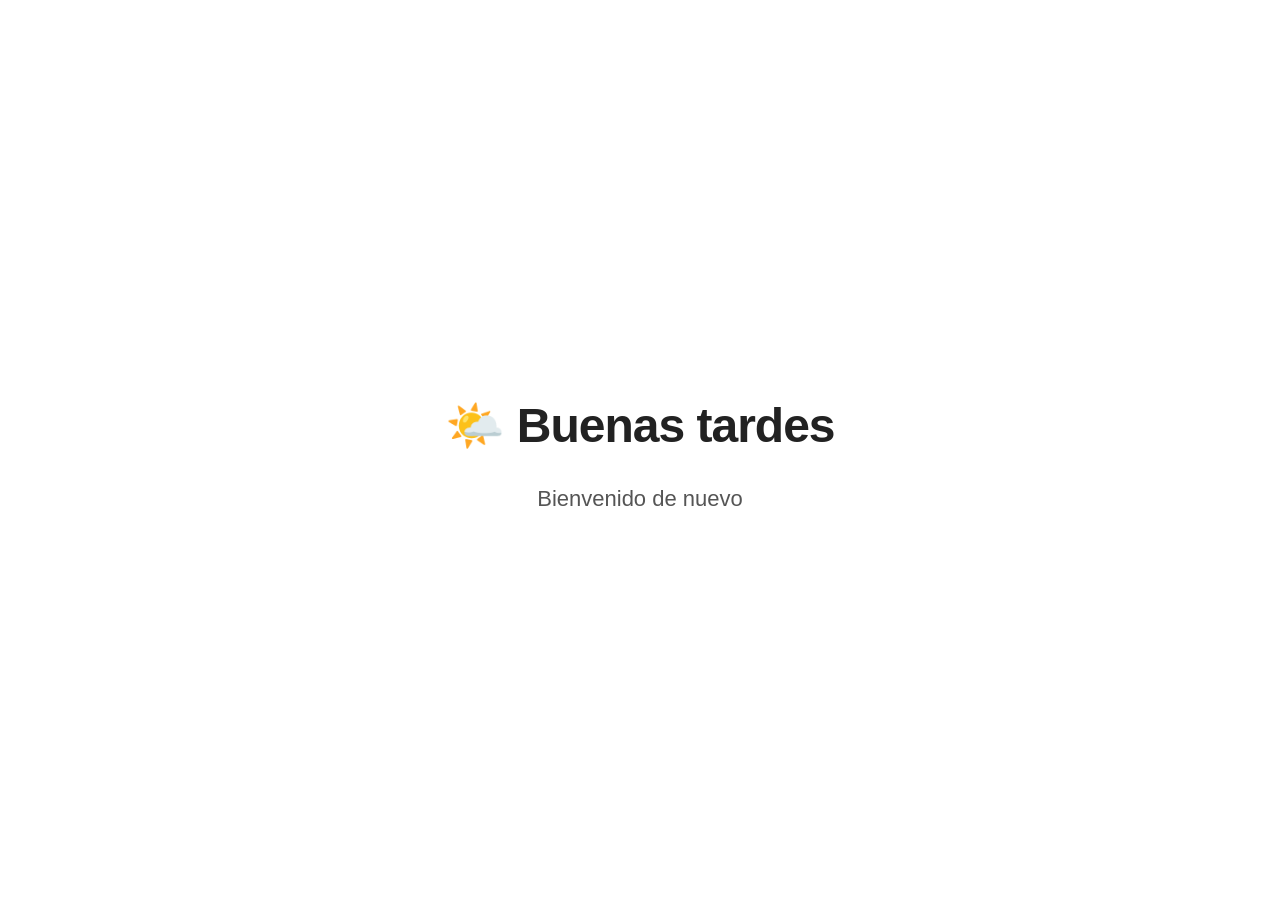
<file: SAN-WEB/index.html>
<!DOCTYPE html>
<html lang="es">

<head>

    <meta charset="UTF-8">

    <meta name="viewport" content="width=device-width, initial-scale=1.0">

    <title>SAN</title>

    <link rel="stylesheet" href="style.css">

</head>

<body>

<!-- Pantalla de Bienvenida -->

<div id="pantallaBienvenida">

    <div id="bienvenidaContenido">

        <h1 id="saludo">Buenos días</h1>

        <p id="mensajeBienvenida">
            Bienvenido de nuevo
        </p>

    </div>

</div>



<!-- Inicio -->

<div class="app">

    <div class="logo">

        <h1>🧠 SAN</h1>

        <p>Tu asistente personal</p>

    </div>



    <div class="titulo">

        <h2>¿Qué quieres hacer hoy?</h2>

    </div>



    <div class="menu">

        <a href="tareas.html" class="menu-card">

            <span class="icono">✅</span>

            <div>

                <h3>Mis tareas</h3>

                <p>Organiza tus pendientes</p>

            </div>

        </a>



        <a href="calendario.html" class="menu-card">

            <span class="icono">📅</span>

            <div>

                <h3>Calendario</h3>

                <p>Planea tu semana</p>

            </div>

        </a>



        <a href="notas.html" class="menu-card">

            <span class="icono">📝</span>

            <div>

                <h3>Notas</h3>

                <p>Guarda tus ideas</p>

            </div>

        </a>



        <a href="#" class="menu-card">

            <span class="icono">🤖</span>

            <div>

                <h3>IA SAN</h3>

                <p>Próximamente...</p>

            </div>

        </a>

    </div>

</div>


<script src="app.js"></script>

</body>

</html>
</file>
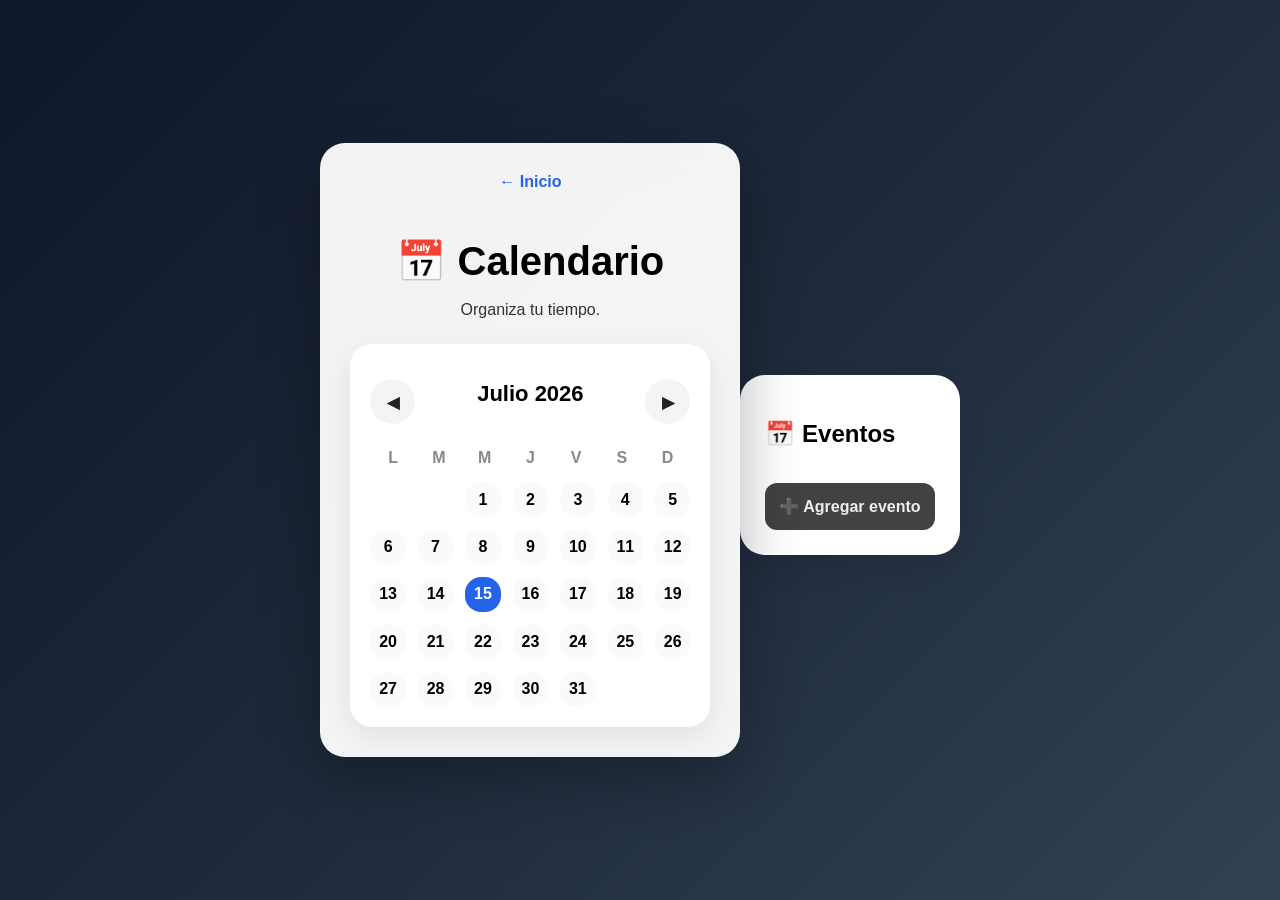
<file: SAN-WEB/calendario.html>
<!DOCTYPE html>
<html lang="es">

<head>

    <meta charset="UTF-8">

    <meta name="viewport" content="width=device-width, initial-scale=1.0">

    <title>Calendario - SAN</title>

    <link rel="stylesheet" href="style.css">

</head>

<body>

<div class="app">

    <a href="index.html" class="volver">
        ← Inicio
    </a>

    <h1>📅 Calendario</h1>

    <p>Organiza tu tiempo.</p>


    <div class="calendario">

        <div class="mes">

            <button>◀</button>

            <h2>Julio 2026</h2>

            <button>▶</button>

        </div>


        <div class="dias-semana">

            <span>L</span>
            <span>M</span>
            <span>M</span>
            <span>J</span>
            <span>V</span>
            <span>S</span>
            <span>D</span>

        </div>


        <div class="dias">

            <div></div>
            <div></div>

            <div class="dia">1</div>
            <div class="dia">2</div>
            <div class="dia">3</div>
            <div class="dia">4</div>
            <div class="dia">5</div>

            <div class="dia">6</div>
            <div class="dia">7</div>
            <div class="dia">8</div>
            <div class="dia">9</div>
            <div class="dia">10</div>
            <div class="dia">11</div>
            <div class="dia">12</div>

            <div class="dia">13</div>
            <div class="dia">14</div>
            <div class="dia activo">15</div>
            <div class="dia">16</div>
            <div class="dia">17</div>
            <div class="dia">18</div>
            <div class="dia">19</div>

            <div class="dia">20</div>
            <div class="dia">21</div>
            <div class="dia">22</div>
            <div class="dia">23</div>
            <div class="dia">24</div>
            <div class="dia">25</div>
            <div class="dia">26</div>

            <div class="dia">27</div>
            <div class="dia">28</div>
            <div class="dia">29</div>
            <div class="dia">30</div>
            <div class="dia">31</div>

        </div>

    </div>

</div>

<script src="app.js"></script>
<script src="calendario.js"></script>


</body>

</html>
<div class="panel-eventos">

    <h2>📅 Eventos</h2>

    <ul id="listaEventos"></ul>

    <button onclick="agregarEvento()">
        ➕ Agregar evento
    </button>

</div>
</file>
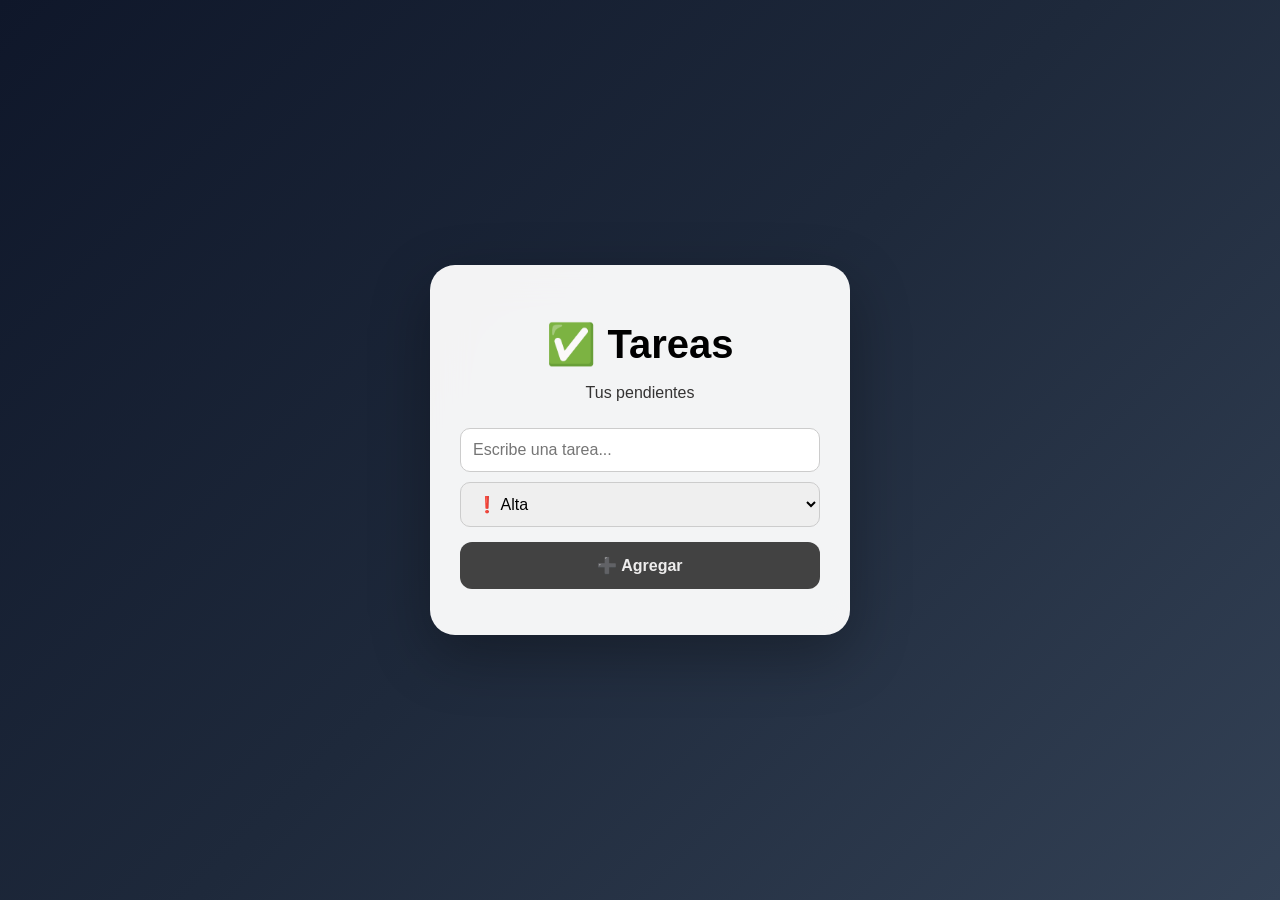
<file: SAN-WEB/tareas.html>
<!DOCTYPE html>
<html lang="es">

<head>

<meta charset="UTF-8">

<meta name="viewport" content="width=device-width, initial-scale=1.0">

<title>Tareas - SAN</title>

<link rel="stylesheet" href="style.css">

</head>


<body>


<div class="app">

    <h1>✅ Tareas</h1>

    <p>Tus pendientes</p>

<input 
    type="text" 
    id="tareaInput" 
    placeholder="Escribe una tarea..."
>


<select id="prioridad">

    <option value="Alta">❗️ Alta</option>

    <option value="Media">🟠 Media</option>

    <option value="Baja">🟢 Baja</option>

</select>


<button onclick="agregarTarea()">

    ➕ Agregar

</button>


<ul id="listaTareas"></ul>

</div>


<script src="app.js"></script>


<script src="app.js"></script>

</body>

</html>
</file>
<file: SAN-WEB/style.css>
* {
    box-sizing: border-box;
    font-family: Arial, sans-serif;
}

body {
    margin: 0;
    min-height: 100vh;
    display: flex;
    justify-content: center;
    align-items: center;

    background: linear-gradient(
        135deg,
        #0f172a,
        #1e293b,
        #334155
    );
}


.app {
    width: 90%;
    max-width: 420px;

    background: rgba(255,255,255,.95);

    backdrop-filter: blur(20px);

    padding: 30px;

    border-radius: 25px;

    box-shadow: 0 20px 60px rgba(0,0,0,.30);

    text-align: center;
}

.app h1 {
    font-size: 40px;
    margin-bottom: 5px;
}
.app p {
    color: #343333;
}


input, select {
    width: 100%;
    padding: 12px;
    margin-top: 10px;
    border-radius: 10px;
    border: 1px solid #ccc;
    font-size: 16px;
}

button {

    width: 100%;

    padding: 14px;

    margin-top: 15px;

    border: none;

    border-radius: 12px;

    background: #424242;

    color: #eeeded;

    font-size: 16px;

    font-weight: bold;

    cursor: pointer;

    transition: .25s;
}

button:hover{

    transform: translateY(-2px);

    background:#1d4ed8;

}

li {

    list-style: none;

    background: white;

    padding: 18px;

    margin-bottom: 15px;

    border-radius: 18px;

    text-align: left;

    font-size: 18px;

    box-shadow: 0 8px 20px rgba(0,0,0,.12);

    transition: .3s;

}


li:hover {

    transform: translateY(-3px);

}

@media (max-width: 600px) {

    body {
        padding: 15px;
    }

    .app {
        width: 100%;
        max-width: 100%;
        padding: 20px;
        border-radius: 18px;
    }

    h1 {
        font-size: 34px;
    }

    p {
        font-size: 16px;
    }

    input,
    select,
    button {
        width: 100%;
        font-size: 18px;
        padding: 15px;
        margin-top: 12px;
    }

    li {
        font-size: 18px;
        padding: 16px;
        border-radius: 14px;
    }

}
/* ===========================
   Pantalla de bienvenida
=========================== */

#pantallaBienvenida{

    position:fixed;

    top:0;
    left:0;

    width:100%;
    height:100vh;

    background:#ffffff;

    display:flex;

    justify-content:center;

    align-items:center;

    z-index:9999;

    transition:opacity 1s ease;

}

#bienvenidaContenido{

    text-align:center;

}

#saludo{

    font-size:48px;

    font-family:Arial, Helvetica, sans-serif;

    color:#222;

}
#saludo {

    font-weight: 700;

    letter-spacing: -1px;

}
/* Animación de bienvenida */

#bienvenidaContenido {

    animation: aparecer 1s ease;

}


@keyframes aparecer {

    from {

        opacity: 0;

        transform: translateY(20px);

    }


    to {

        opacity: 1;

        transform: translateY(0);

    }

}
#mensajeBienvenida {

    font-size: 22px;

    color: #555;

    margin-top: 10px;

}
/* ===========================
   Menú Principal SAN
=========================== */

.menu{

    display:flex;

    flex-direction:column;

    gap:18px;

    margin-top:30px;

}

.menu-card{

    display:flex;

    align-items:center;

    gap:18px;

    background:white;

    padding:22px;

    border-radius:22px;

    text-decoration:none;

    color:#222;

    box-shadow:0 10px 25px rgba(0,0,0,.08);

    transition:.25s;

}

.menu-card:hover{

    transform:translateY(-4px);

    box-shadow:0 18px 35px rgba(0,0,0,.12);

}

.icono{

    font-size:38px;

}

.menu-card h3{

    margin:0;

    font-size:20px;

}

.menu-card p{

    margin-top:5px;

    color:#777;

    font-size:15px;

}

.titulo{

    margin-top:25px;

    text-align:left;

}

.titulo h2{

    font-size:22px;

    color:#222;

}

.logo{

    margin-bottom:15px;

}

.logo h1{

    margin-bottom:5px;

}

.logo p{

    color:#777;

}
/* ===========================
   CALENDARIO
=========================== */

.volver{

    text-decoration:none;

    color:#2563eb;

    font-weight:bold;

    display:inline-block;

    margin-bottom:20px;

}

.calendario{

    margin-top:25px;

    background:#ffffff;

    border-radius:22px;

    padding:20px;

    box-shadow:0 10px 30px rgba(0,0,0,.08);

}

.mes{

    display:flex;

    justify-content:space-between;

    align-items:center;

    margin-bottom:25px;

}

.mes h2{

    margin:0;

    font-size:22px;

}

.mes button{

    width:45px;

    height:45px;

    border:none;

    border-radius:50%;

    background:#f3f4f6;

    color:#222;

    cursor:pointer;

}

.dias-semana{

    display:grid;

    grid-template-columns:repeat(7,1fr);

    text-align:center;

    margin-bottom:15px;

    font-weight:bold;

    color:#888;

}

.dias{

    display:grid;

    grid-template-columns:repeat(7,1fr);

    gap:12px;

}

.dia{

    aspect-ratio:1;

    display:flex;

    justify-content:center;

    align-items:center;

    border-radius:16px;

    background:#f8fafc;

    cursor:pointer;

    transition:.25s;

    font-weight:bold;

}

.dia:hover{

    background:#2563eb;

    color:white;

    transform:scale(1.08);

}

.activo{

    background:#2563eb;

    color:white;

}
.panel-eventos{

    margin-top:30px;

    background:white;

    border-radius:25px;

    padding:25px;

    box-shadow:0 12px 30px rgba(0,0,0,.08);

}

.evento{

    display:flex;

    justify-content:space-between;

    padding:16px 0;

    border-bottom:1px solid #ececec;

}

.evento:last-child{

    border:none;

}
</file>
